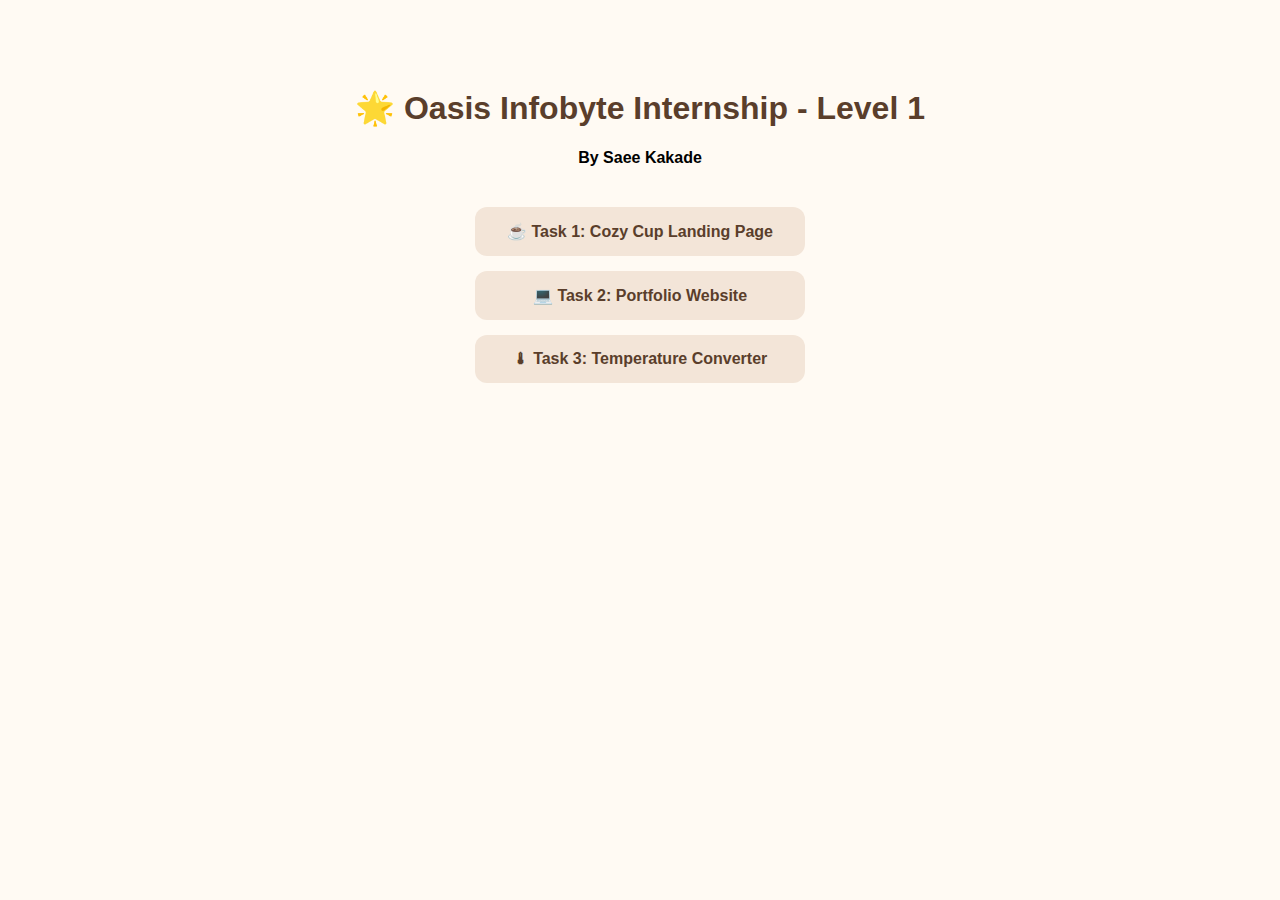
<file: index.html>
<!DOCTYPE html>
<html lang="en">
<head>
  <meta charset="UTF-8">
  <meta name="viewport" content="width=device-width, initial-scale=1.0">
  <title>Oasis Infobyte Internship Projects</title>

  <style>
    body {
      font-family: Arial, sans-serif;
      background: #fffaf3;
      text-align: center;
      padding: 60px;
    }

    h1 {
      color: #5a3e2b;
    }

    .box {
      margin-top: 40px;
    }

    a {
      display: block;
      margin: 15px auto;
      padding: 15px;
      width: 300px;
      text-decoration: none;
      background: #f3e5d8;
      color: #5a3e2b;
      font-weight: bold;
      border-radius: 12px;
    }

    a:hover {
      background: #5a3e2b;
      color: white;
    }
  </style>
</head>
<body>

  <h1>🌟 Oasis Infobyte Internship - Level 1</h1>
  <p><b>By Saee Kakade</b></p>

  <div class="box">
    <a href="Task1_LandingPage_Cafe/index.html">☕ Task 1: Cozy Cup Landing Page</a>

    <a href="Task2_Portfolio/index.html">💻 Task 2: Portfolio Website</a>

    <a href="Task3_TemperatureConverter/index.html">🌡 Task 3: Temperature Converter</a>
  </div>

</body>
</html>
</file>
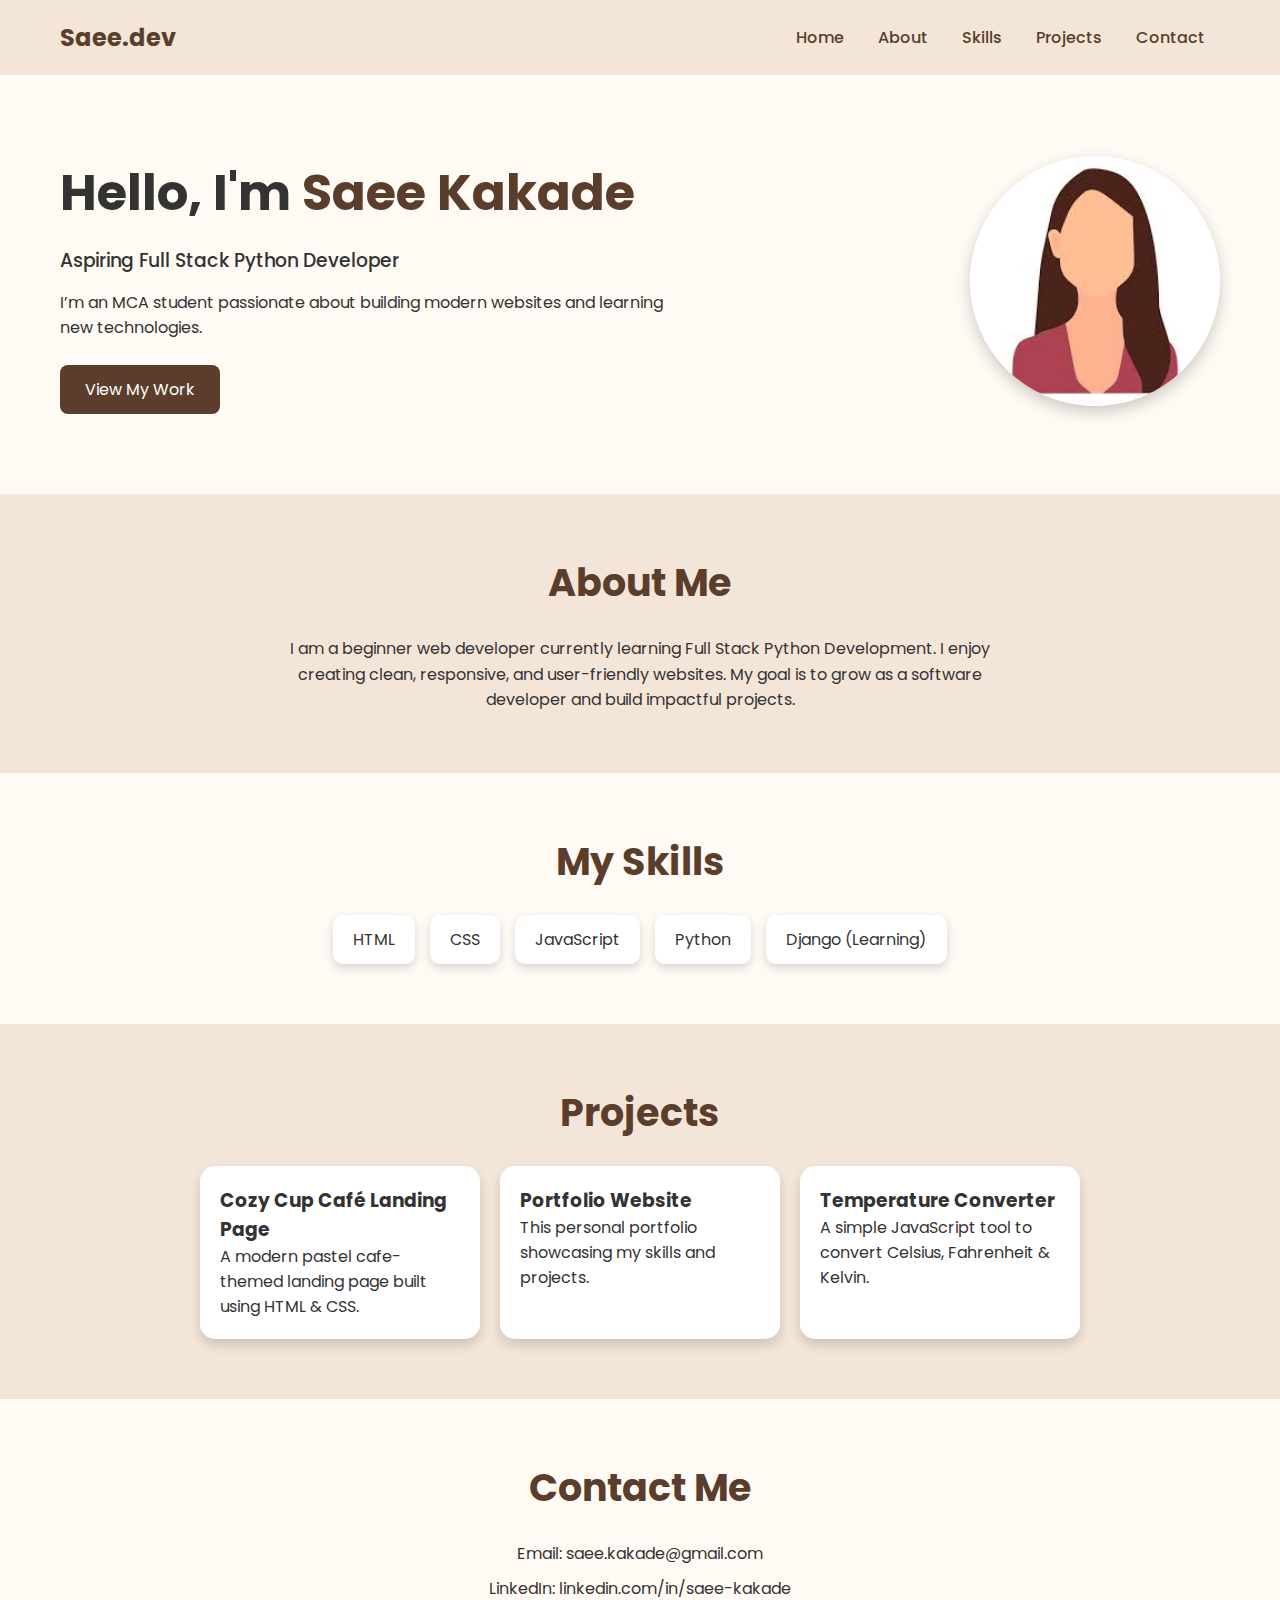
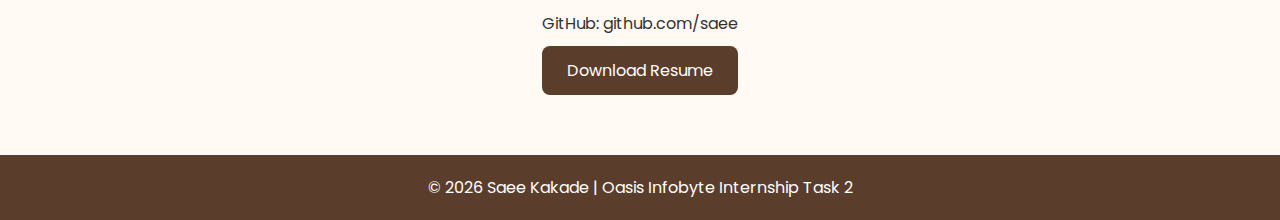
<file: Task2_Portfolio/index.html>
<!DOCTYPE html>
<html lang="en">
<head>
  <meta charset="UTF-8">
  <meta name="viewport" content="width=device-width, initial-scale=1.0">
  <title>Saee Kakade | Portfolio</title>

  <link href="https://fonts.googleapis.com/css2?family=Poppins:wght@300;500;700&display=swap" rel="stylesheet">

  <link rel="stylesheet" href="style.css">
</head>
<body>

  <header>
    <h2 class="logo">Saee.dev</h2>

    <nav>
      <a href="#home">Home</a>
      <a href="#about">About</a>
      <a href="#skills">Skills</a>
      <a href="#projects">Projects</a>
      <a href="#contact">Contact</a>
    </nav>
  </header>

  <section class="hero" id="home">
    <div class="hero-text">
      <h1>Hello, I'm <span>Saee Kakade</span></h1>
      <h3>Aspiring Full Stack Python Developer</h3>
      <p>
        I’m an MCA student passionate about building modern websites
        and learning new technologies.
      </p>

      <a href="#projects" class="btn">View My Work</a>
    </div>

    <div class="hero-img">
      <img src="profile.jpg" alt="Profile Photo">
    </div>
  </section>

  <section class="about" id="about">
    <h2 class="title">About Me</h2>
    <p>
      I am a beginner web developer currently learning Full Stack Python Development.
      I enjoy creating clean, responsive, and user-friendly websites.
      My goal is to grow as a software developer and build impactful projects.
    </p>
  </section>

  <section class="skills" id="skills">
    <h2 class="title">My Skills</h2>

    <div class="skill-box">
      <div class="skill">HTML</div>
      <div class="skill">CSS</div>
      <div class="skill">JavaScript</div>
      <div class="skill">Python</div>
      <div class="skill">Django (Learning)</div>
    </div>
  </section>

  <section class="projects" id="projects">
    <h2 class="title">Projects</h2>

    <div class="project-cards">

      <div class="project">
        <h3>Cozy Cup Café Landing Page</h3>
        <p>A modern pastel cafe-themed landing page built using HTML & CSS.</p>
      </div>

      <div class="project">
        <h3>Portfolio Website</h3>
        <p>This personal portfolio showcasing my skills and projects.</p>
      </div>

      <div class="project">
        <h3>Temperature Converter</h3>
        <p>A simple JavaScript tool to convert Celsius, Fahrenheit & Kelvin.</p>
      </div>

    </div>
  </section>

  <section class="contact" id="contact">
    <h2 class="title">Contact Me</h2>

    <p>Email: saee.kakade@gmail.com</p>
    <p>LinkedIn: linkedin.com/in/saee-kakade</p>
    <p>GitHub: github.com/saee</p>

    <a href="#" class="btn">Download Resume</a>
  </section>

  <footer>
    <p>© 2026 Saee Kakade | Oasis Infobyte Internship Task 2</p>
  </footer>

</body>
</html>
</file>
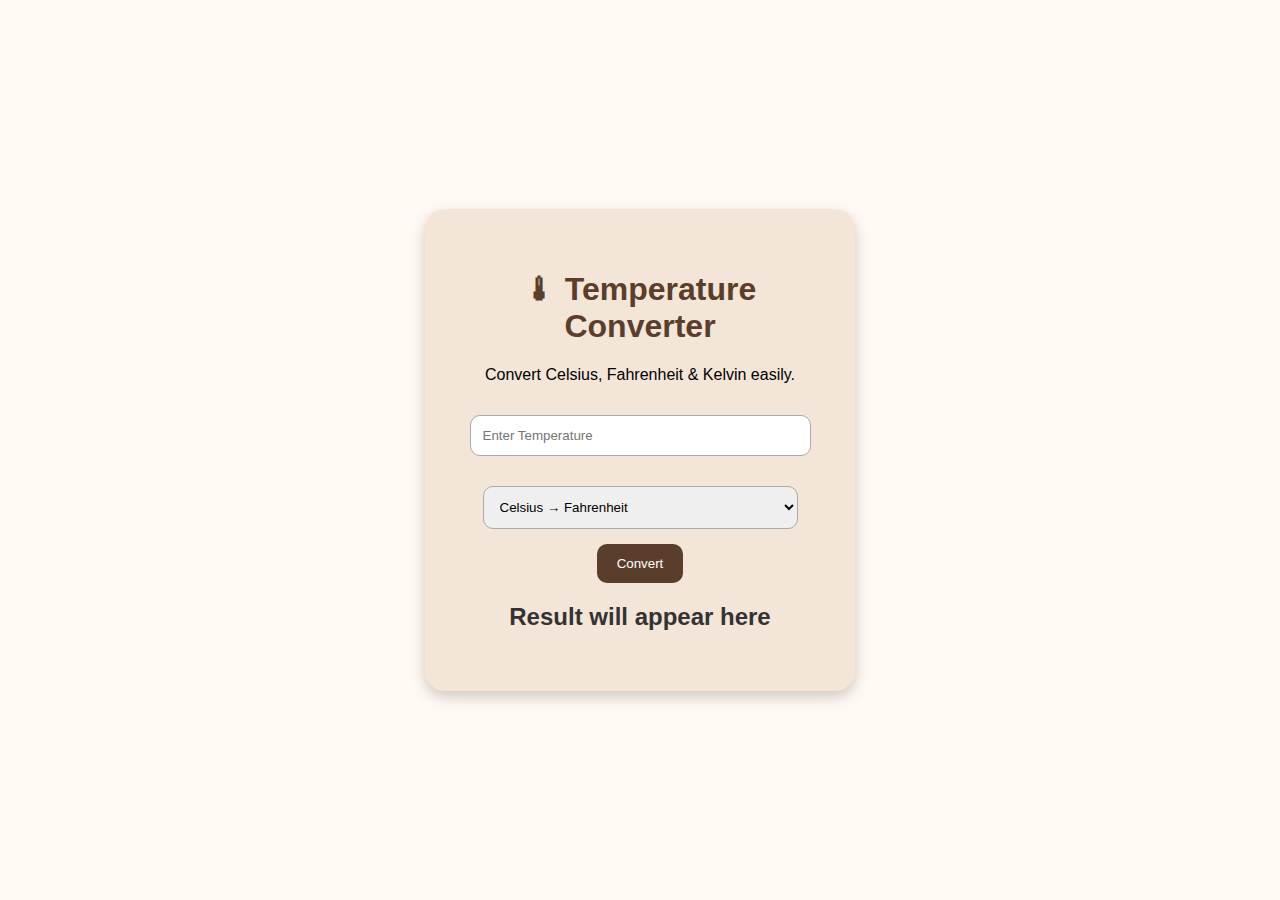
<file: Task3_TemperatureConverter/index.html>
<!DOCTYPE html>
<html lang="en">
<head>
  <meta charset="UTF-8">
  <meta name="viewport" content="width=device-width, initial-scale=1.0">
  <title>Temperature Converter</title>

  <link rel="stylesheet" href="style.css">
</head>
<body>

  <div class="container">
    <h1>🌡 Temperature Converter</h1>
    <p>Convert Celsius, Fahrenheit & Kelvin easily.</p>

    <input type="number" id="tempInput" placeholder="Enter Temperature">

    <select id="unitSelect">
      <option value="cToF">Celsius → Fahrenheit</option>
      <option value="fToC">Fahrenheit → Celsius</option>
      <option value="cToK">Celsius → Kelvin</option>
    </select>

    <button onclick="convertTemp()">Convert</button>

    <h2 id="result">Result will appear here</h2>
  </div>

  <script src="script.js"></script>
</body>
</html>
</file>
<file: Task2_Portfolio/style.css>
* {
  margin: 0;
  padding: 0;
  box-sizing: border-box;
  font-family: "Poppins", sans-serif;
}

body {
  background: #fffaf3;
  color: #333;
}

header {
  display: flex;
  justify-content: space-between;
  align-items: center;
  padding: 20px 60px;
  background: #f3e5d8;
}

.logo {
  font-size: 24px;
  font-weight: 700;
  color: #5a3e2b;
}

nav a {
  margin: 0 15px;
  text-decoration: none;
  color: #5a3e2b;
  font-weight: 500;
}

nav a:hover {
  color: black;
}

.hero {
  display: flex;
  justify-content: space-between;
  align-items: center;
  padding: 80px 60px;
}

.hero-text {
  max-width: 55%;
}

.hero-text h1 {
  font-size: 50px;
}

.hero-text span {
  color: #5a3e2b;
}

.hero-text h3 {
  margin: 15px 0;
  font-weight: 500;
}

.hero-text p {
  margin-bottom: 25px;
  font-size: 16px;
}

.hero-img img {
  width: 250px;
  height: 250px;
  border-radius: 50%;
  object-fit: cover;
  box-shadow: 0px 6px 15px rgba(0,0,0,0.2);
}

.btn {
  display: inline-block;
  padding: 12px 25px;
  background: #5a3e2b;
  color: white;
  text-decoration: none;
  border-radius: 8px;
}

.btn:hover {
  background: black;
}

.title {
  text-align: center;
  font-size: 38px;
  margin-bottom: 25px;
  color: #5a3e2b;
}

.about {
  padding: 60px;
  text-align: center;
  background: #f3e5d8;
}

.about p {
  max-width: 700px;
  margin: auto;
  line-height: 1.6;
}

.skills {
  padding: 60px;
  text-align: center;
}

.skill-box {
  display: flex;
  justify-content: center;
  gap: 15px;
  flex-wrap: wrap;
}

.skill {
  background: white;
  padding: 12px 20px;
  border-radius: 10px;
  box-shadow: 0px 4px 10px rgba(0,0,0,0.15);
}

.projects {
  padding: 60px;
  background: #f3e5d8;
}

.project-cards {
  display: flex;
  justify-content: center;
  gap: 20px;
}

.project {
  background: white;
  padding: 20px;
  width: 280px;
  border-radius: 15px;
  box-shadow: 0px 6px 12px rgba(0,0,0,0.15);
  transition: 0.3s;
}

.project:hover {
  transform: translateY(-8px);
}

.contact {
  padding: 60px;
  text-align: center;
}

.contact p {
  margin: 10px;
}

footer {
  text-align: center;
  padding: 20px;
  background: #5a3e2b;
  color: white;
}
</file>
<file: Task3_TemperatureConverter/style.css>
body {
  margin: 0;
  font-family: Arial, sans-serif;
  background: #fffaf3;
  display: flex;
  justify-content: center;
  align-items: center;
  height: 100vh;
}

.container {
  background: #f3e5d8;
  padding: 40px;
  width: 350px;
  text-align: center;
  border-radius: 20px;
  box-shadow: 0px 6px 15px rgba(0,0,0,0.2);
}

h1 {
  color: #5a3e2b;
}

input, select {
  width: 90%;
  padding: 12px;
  margin: 15px 0;
  border-radius: 10px;
  border: 1px solid #aaa;
}

button {
  padding: 12px 20px;
  border: none;
  background: #5a3e2b;
  color: white;
  border-radius: 10px;
  cursor: pointer;
}

button:hover {
  background: black;
}

#result {
  margin-top: 20px;
  color: #333;
}
</file>
